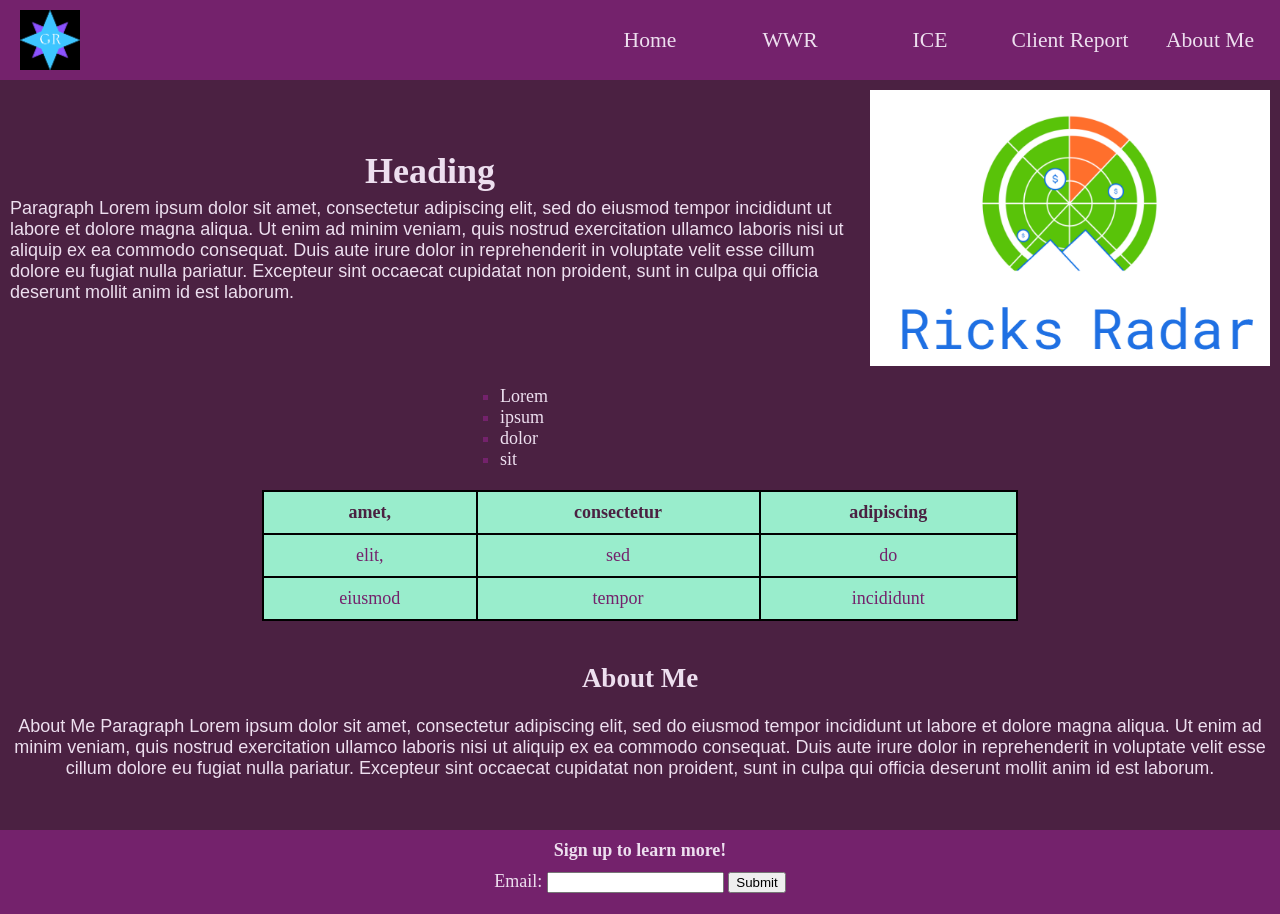
<file: docs/index.html>
<!DOCTYPE html>
<html lang="en">
<head>
    <meta charset="UTF-8">
    <meta name="viewport" content="width=device-width, initial-scale=1.0">
    <title>Portal Page</title>
        <link rel="stylesheet" href="styles/style.css">
</head>
<body>
    <header>
        <a href="index.html">
                <img class="logo" src="images/Logo.png" alt="GR Logo">
        </a>
        <nav>
            <a href="index.html">Home</a>
            <a href="/docs/wwr/index.html">WWR</a>
            <a href="ice.html">ICE</a>
            <a href="client_report.html">Client Report</a>
            <a href="index.html#about_me">About Me</a>
        </nav>
    </header>
    <main>
        <div class="row">
            <div class="text">
                <h1>Heading</h1>
                <p>Paragraph Lorem ipsum dolor sit amet, consectetur adipiscing elit, sed do eiusmod tempor incididunt ut labore et dolore magna aliqua. Ut enim ad minim veniam, quis nostrud exercitation ullamco laboris nisi ut aliquip ex ea commodo consequat. Duis aute irure dolor in reprehenderit in voluptate velit esse cillum dolore eu fugiat nulla pariatur. Excepteur sint occaecat cupidatat non proident, sunt in culpa qui officia deserunt mollit anim id est laborum.</p>
            </div>
            <img id="unrelated_pic" src="/docs/images/Veri-Logo.png">
        </div>
        <ul>
            <li>Lorem</li>
            <li>ipsum</li>
            <li>dolor</li>
            <li>sit</li>
        </ul>
        <table>
            <tr>
                <th>amet,</th>
                <th>consectetur</th>
                <th>adipiscing</th>
            </tr>
            <tr>
                <td>elit,</td>
                <td>sed</td>
                <td>do</td>
            </tr>
            <tr>
                <td>eiusmod</td>
                <td>tempor</td>
                <td>incididunt</td>
            </tr>
        </table>
        <div id="about_me">
            <h2>About Me</h2>
            <p>About Me Paragraph Lorem ipsum dolor sit amet, consectetur adipiscing elit, sed do eiusmod tempor incididunt ut labore et dolore magna aliqua. Ut enim ad minim veniam, quis nostrud exercitation ullamco laboris nisi ut aliquip ex ea commodo consequat. Duis aute irure dolor in reprehenderit in voluptate velit esse cillum dolore eu fugiat nulla pariatur. Excepteur sint occaecat cupidatat non proident, sunt in culpa qui officia deserunt mollit anim id est laborum.</p>
        </div>
    </main>
    <footer>
        <h4>Sign up to learn more!</h4>
        <form>
            <label for="email">Email:</label>
            <input type="text" id="email" name="email">
            <input type="submit" value="Submit">
            <br>
            <br>
        </form>
    </footer>
</body>
</html>
</file>
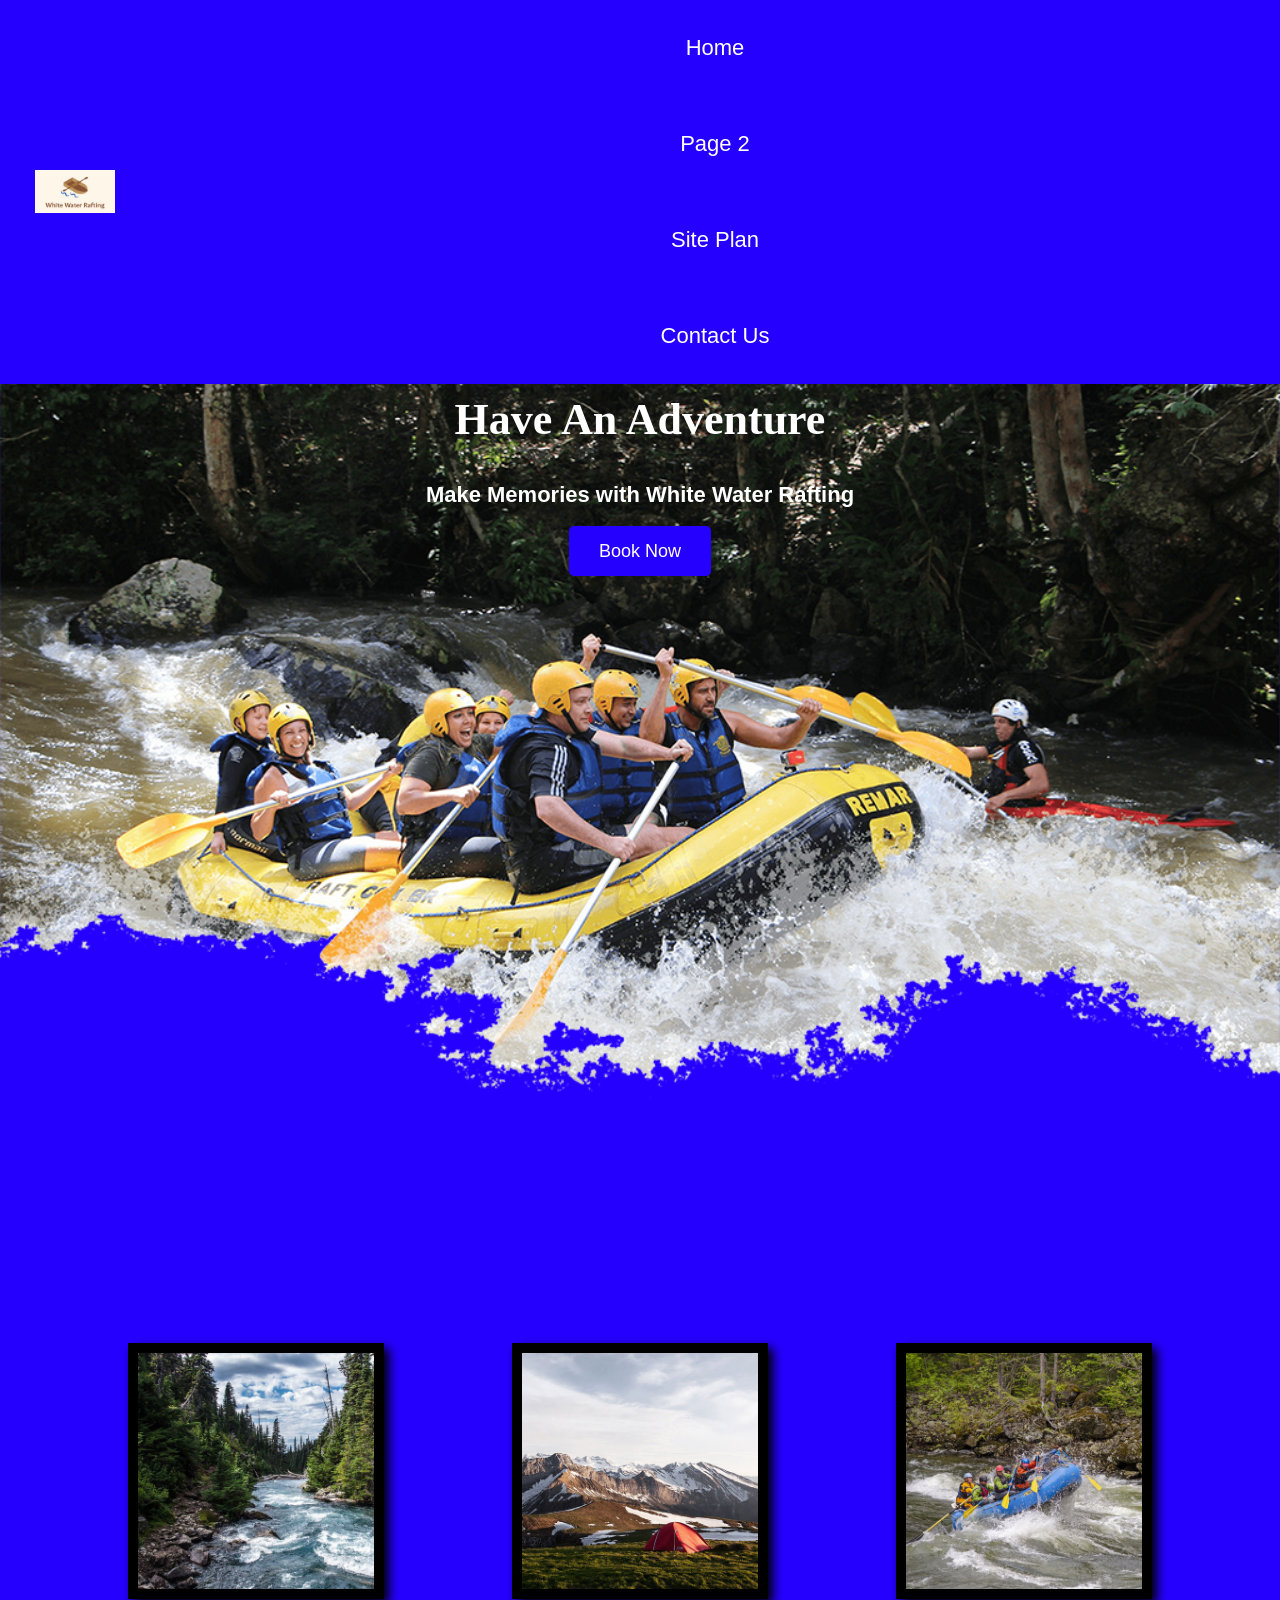
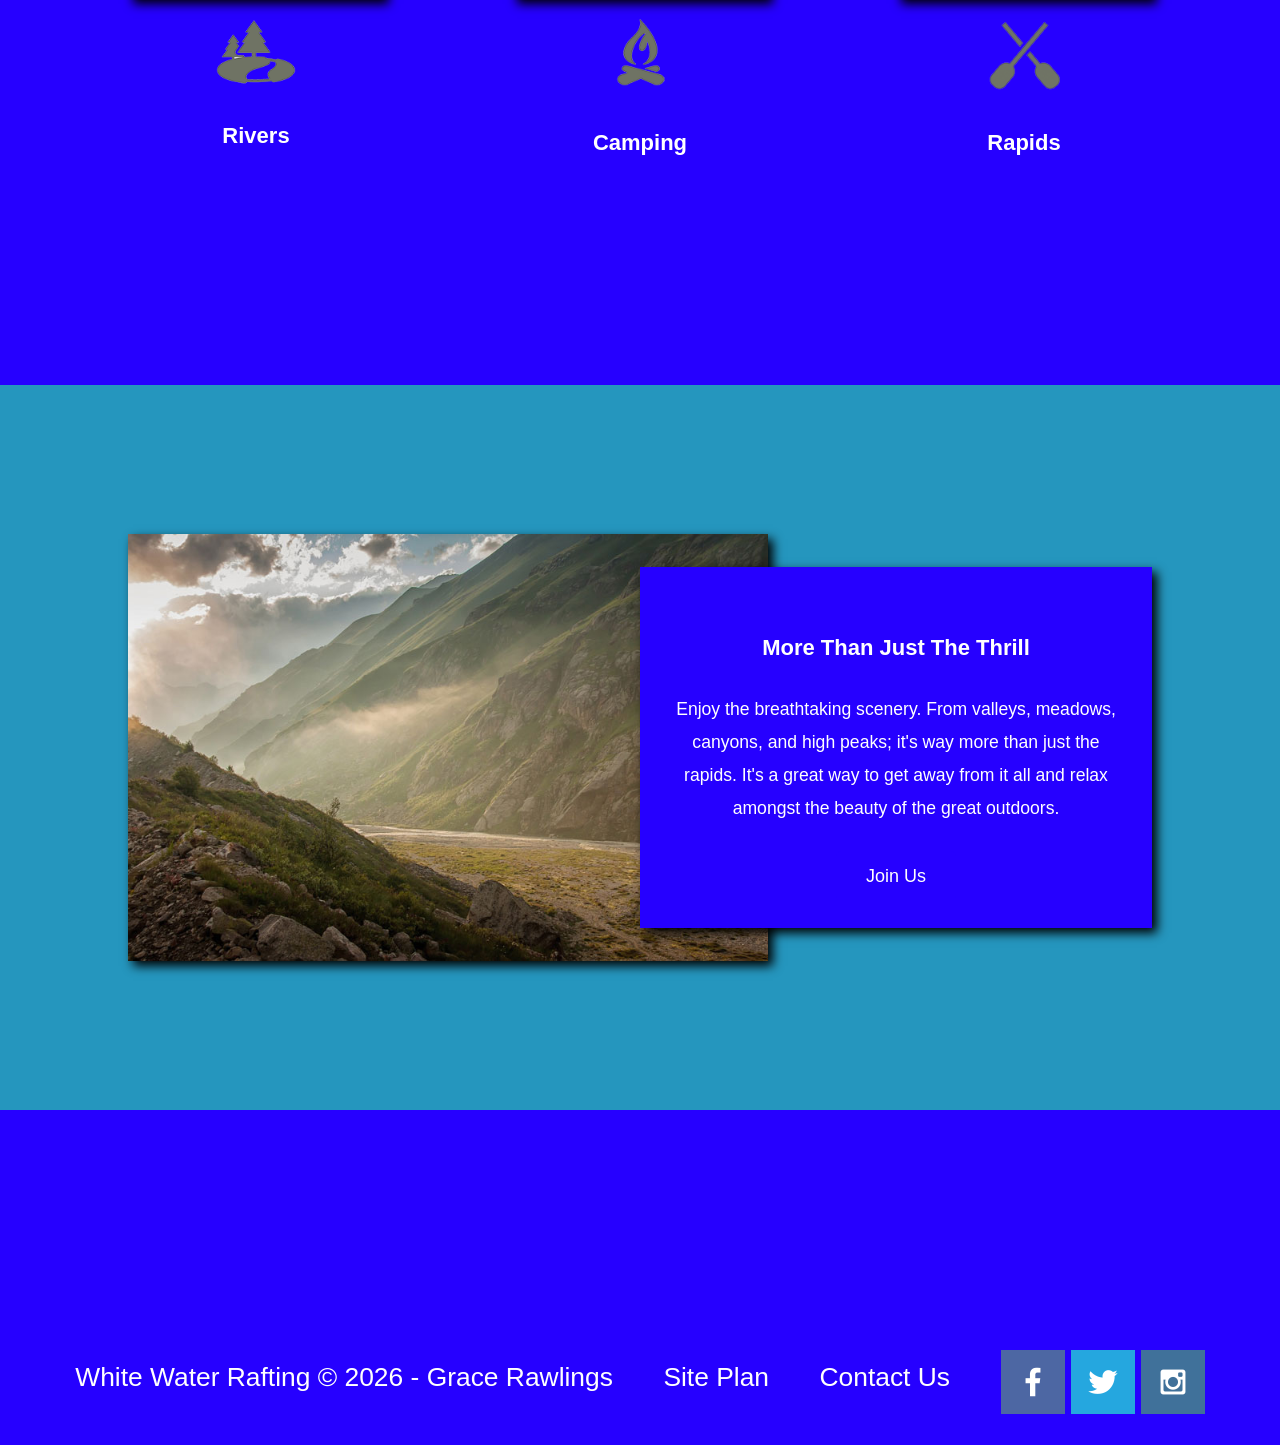
<file: docs/wwr/index.html>
<!DOCTYPE html>
<html lang="en">
<head>
    <meta charset="UTF-8">
    <meta name="viewport" content="width=device-width, initial-scale=1.0">
    <title>Whitewater Rafting | Home</title>
    <link rel="stylesheet" href="styles/style.css">
</head>
<body>
    <div id="content">
        <header>
            <a id="logo_link" href="index.html">
                <img class="logo" src="images/logo.jpg" alt="White Water Rafting Logo">
            </a>
            <nav>
                <a href="index.html">Home</a>
                <a href="#">Page 2</a>
                <a href="site-plan-rafting.html">Site Plan</a>
                <a href="contactus.html">Contact Us</a>
            </nav>
        </header>
        <div id="hero">
            <div id="hero-box">
                <img id="hero-img" src="images/hero.png" alt="People enjoying white water rafting">
            </div>
            <section id="hero-msg">
                <h1 class="home-title">Have An Adventure</h1>
                <h4>Make Memories with White Water Rafting</h4>
                <div class="button-box">
                    <a class="book" href="contactus.html">Book Now</a>
                </div>
            </section>
        </div>
        <main class="home-grid">
            <section class="rivers-card">
                <img class="card-img" src="images/rivers.jpg" alt="river in forest">
                <img class="icon" src="images/river_icon.png" alt="river icon">
                <h4>Rivers</h4>
            </section>
            <section class="camping-card">
                <img class="card-img" src="images/camping.jpg" alt="tent inmountains">
                <img class="icon" src="images/fire_icon.png" alt="fire icon">
                <h4>Camping</h4>
            </section>
            <section class="rapids-card">
                <img class="card-img" src="images/rapids.jpg" alt="rafting boat">
                <img class="icon" src="images/oars.png" alt="oars icon">
                <h4>Rapids</h4>
            </section>
            <div id="background"></div>
            <img class="mountains" src="images/mountains.jpg" alt="Misty mountains">
            <section class="msg">
                <h4>More Than Just The Thrill</h4>
                <p>Enjoy the breathtaking scenery. From valleys, meadows, canyons, and high peaks; it's way more than just the rapids. It's a great way to get away from it all and relax amongst the beauty of the great outdoors. </p>
                <a class="join" href="rivers.html">Join Us</a>
            </section>
        </main>
        <footer>
            <p>White Water Rafting &copy; 2026 - Grace Rawlings</p>
            <p><a href="site-plan-rafting.html">Site Plan</a></p>
            <p><a href="contactus.html">Contact Us</a></p>
            <div class="social">
                <a href="https://facebook.com" target="_blank">
                    <img src="images/facebook.png" alt="fb icon">
                </a>
                <a href="https://twitter.com" target="_blank">
                    <img src="images/twitter.png" alt="twitter icon">
                </a>
                <a href="https://instagram.com" target="_blank">
                    <img src="images/instagram.png" alt="instagram icon">
                </a>
            </div>
        </footer>
    </div>
</body>
</html>
</file>
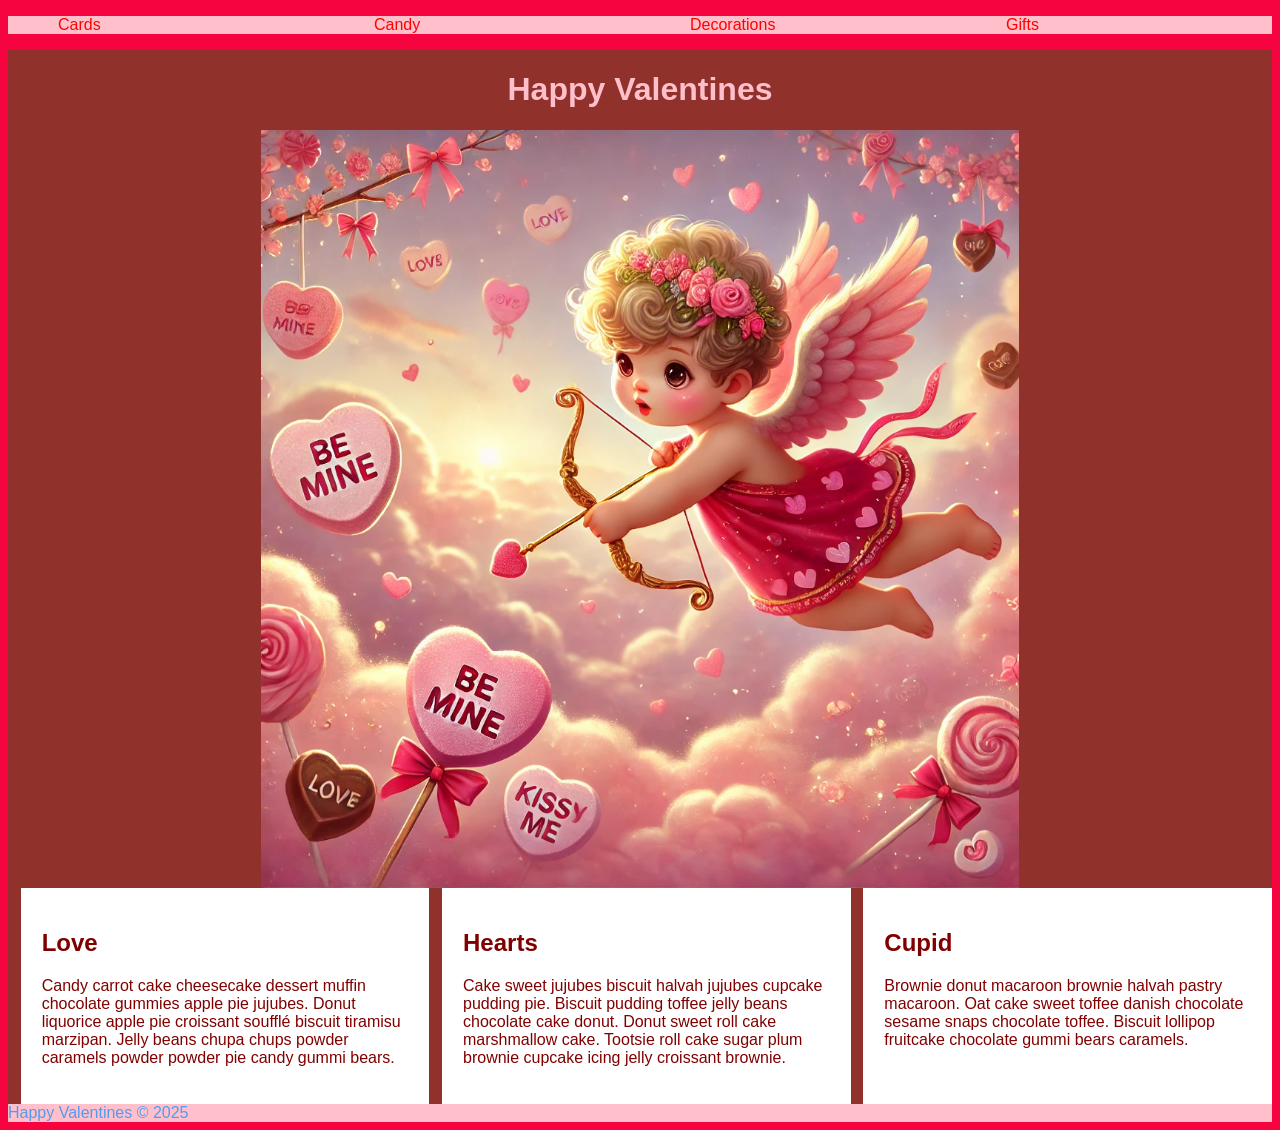
<file: docs/ice/valentines/index.html>
<!DOCTYPE html>
<html lang="en">

<head>
    <meta charset="UTF-8">
    <meta name="viewport" content="width=device-width, initial-scale=1.0">
    <title>Happy Valentines Page</title>
    <link rel="stylesheet" href="styles/styles.css">
</head>

<body>
    <div id="wrapper">
        <header>
            <nav>
                <ul>
                    <li>Cards</li>
                    <li>Candy</li>
                    <li>Decorations</li>
                    <li>Gifts</li>
                </ul>
            </nav>
        </header>
        <main>
            <h1>Happy Valentines</h1>
            <img src="images/valentines.png">
            <section>
                <h2>Love</h2>
                <p>Candy carrot cake cheesecake dessert muffin chocolate gummies apple
                    pie jujubes. Donut liquorice apple pie croissant soufflé biscuit
                    tiramisu marzipan. Jelly beans chupa chups powder caramels powder
                    powder pie candy gummi bears. </p>
            </section>
            <section>
                <h2>Hearts</h2>
                <p>Cake sweet jujubes biscuit halvah jujubes cupcake pudding pie. Biscuit
                    pudding toffee jelly beans chocolate cake donut. Donut sweet roll cake
                    marshmallow cake. Tootsie roll cake sugar plum brownie cupcake icing
                    jelly croissant brownie.</p>
            </section>
            <section>
                <h2>Cupid</h2>
                <p>Brownie donut macaroon brownie halvah pastry macaroon. Oat cake sweet
                    toffee danish chocolate sesame snaps chocolate toffee. Biscuit lollipop
                    fruitcake chocolate gummi bears caramels.</p>
            </section>
        </main>
        <footer>
            Happy Valentines &copy; 2025
        </footer>
    </div>
</body>

</html>
</file>
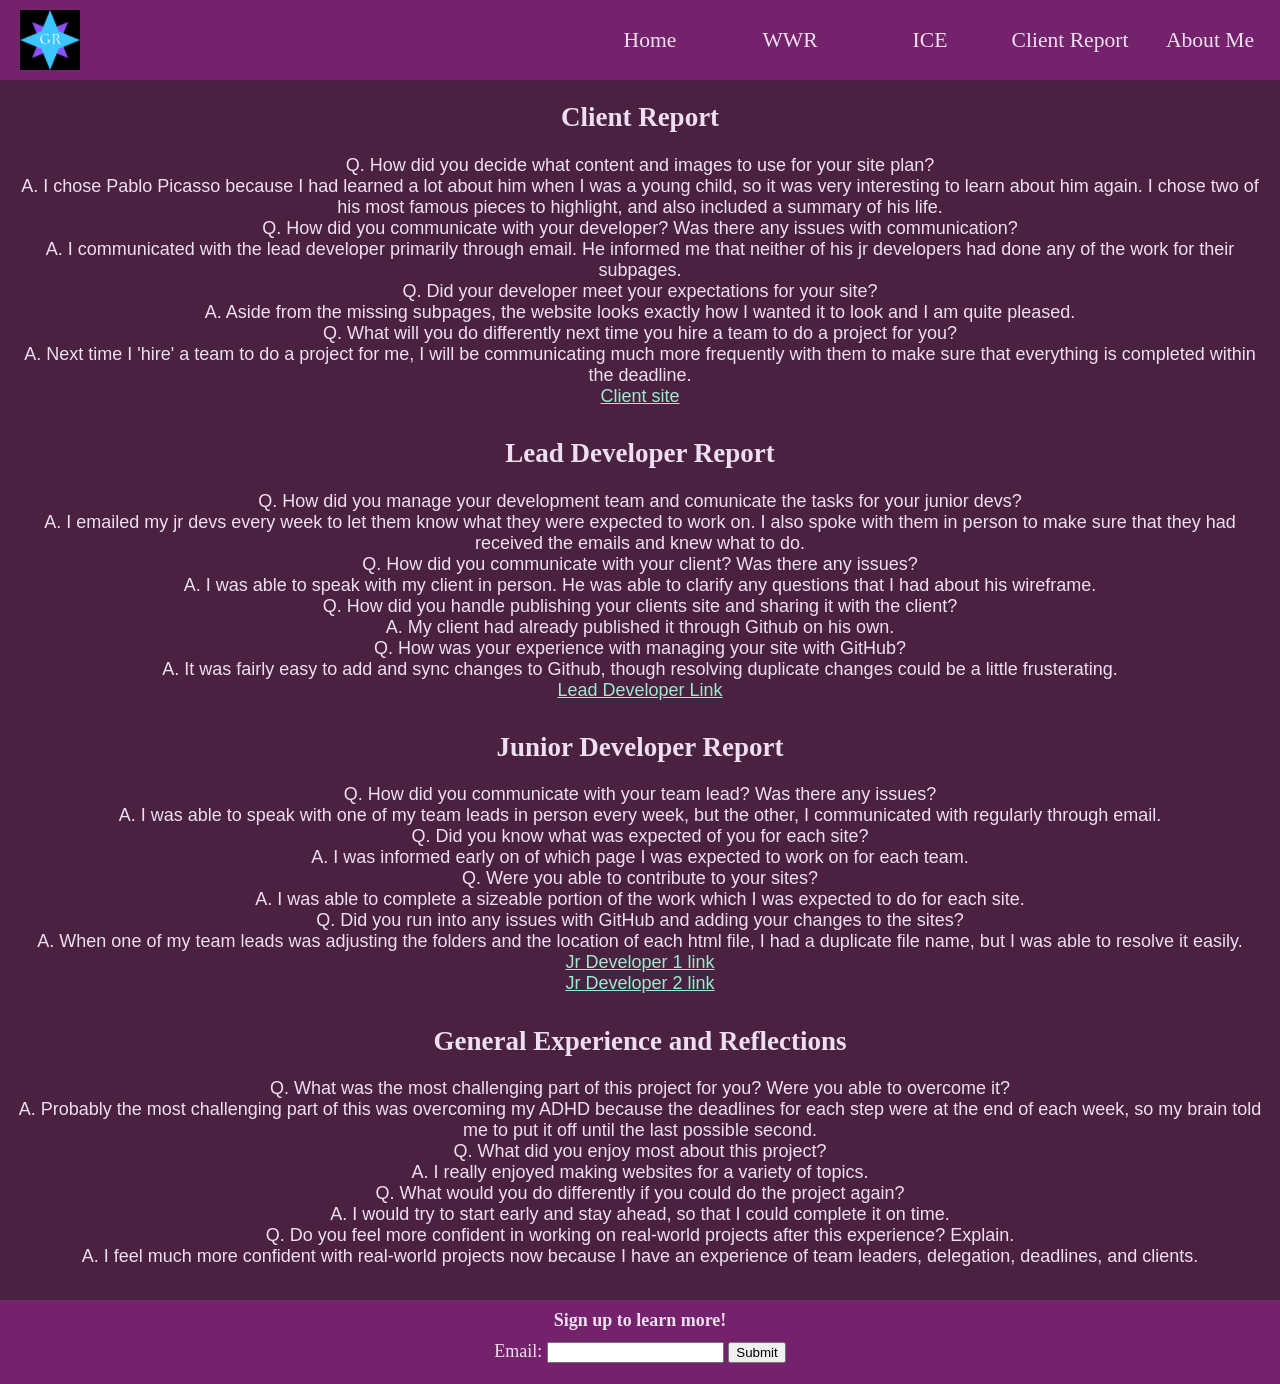
<file: docs/client_report.html>
<!DOCTYPE html>
<html lang="en">
<head>
    <meta charset="UTF-8">
    <meta name="viewport" content="width=device-width, initial-scale=1.0">
    <title>Portal Page</title>
        <link rel="stylesheet" href="styles/style.css">
</head>
<body>
    <header>
        <a href="index.html">
                <img class="logo" src="images/Logo.png" alt="GR Logo">
        </a>
        <nav>
            <a href="index.html">Home</a>
            <a href="/docs/wwr/index.html">WWR</a>
            <a href="ice.html">ICE</a>
            <a href="client_report.html">Client Report</a>
            <a href="index.html#about_me">About Me</a>
        </nav>
    </header>
    <main>
        <div class="reports">
            <div class="client">
                <h2>Client Report</h2>
                <p>
                    Q. How did you decide what content and images to use for your site plan?
                    <br>
                    A. I chose Pablo Picasso because I had learned a lot about him when I was a young child, so it was very interesting to learn about him again. I chose two of his most famous pieces to highlight, and also included a summary of his life. 
                    <br>
                    Q. How did you communicate with your developer? Was there any issues with communication?
                    <br>
                    A. I communicated with the lead developer primarily through email. He informed me that neither of his jr developers had done any of the work for their subpages.
                    <br>
                    Q. Did your developer meet your expectations for your site?
                    <br>
                    A. Aside from the missing subpages, the website looks exactly how I wanted it to look and I am quite pleased.
                    <br>
                    Q. What will you do differently next time you hire a team to do a project for you?
                    <br>
                    A. Next time I 'hire' a team to do a project for me, I will be communicating much more frequently with them to make sure that everything is completed within the deadline.
                    <br>
                    <a href="https://gfaceace.github.io/wdd130_Project/">Client site</a>
                </p>
            </div>
            <div class="lead">
                <h2>Lead Developer Report</h2>
                <p>
                    Q. How did you manage your development team and comunicate the tasks for your junior devs?
                    <br>
                    A. I emailed my jr devs every week to let them know what they were expected to work on. I also spoke with them in person to make sure that they had received the emails and knew what to do.
                    <br>
                    Q. How did you communicate with your client? Was there any issues?
                    <br>
                    A. I was able to speak with my client in person. He was able to clarify any questions that I had about his wireframe.
                    <br>
                    Q. How did you handle publishing your clients site and sharing it with the client?
                    <br>
                    A. My client had already published it through Github on his own.
                    <br>
                    Q. How was your experience with managing your site with GitHub?
                    <br>
                    A. It was fairly easy to add and sync changes to Github, though resolving duplicate changes could be a little frusterating.
                    <br>
                    <a href="https://Holdenhal.github.io/Game_Store_Burg">Lead Developer Link</a>
                </p>
            </div>
            <div class="jr">
                <h2>Junior Developer Report</h2>
                <p>
                    Q. How did you communicate with your team lead? Was there any issues?
                    <br>
                    A. I was able to speak with one of my team leads in person every week, but the other, I communicated with regularly through email.
                    <br>
                    Q. Did you know what was expected of you for each site?
                    <br>
                    A. I was informed early on of which page I was expected to work on for each team.
                    <br>
                    Q. Were you able to contribute to your sites?
                    <br>
                    A. I was able to complete a sizeable portion of the work which I was expected to do for each site.
                    <br>
                    Q. Did you run into any issues with GitHub and adding your changes to the sites?
                    <br>
                    A. When one of my team leads was adjusting the folders and the location of each html file, I had a duplicate file name, but I was able to resolve it easily.
                    <br>
                    <a href="https://hamysans.github.io/Vertical-Transport-Chamber-WDD130Project">Jr Developer 1 link</a>
                    <br>
                    <a href="https://jake16powell-glitch.github.io/wdd130_Project_Jake_Powell">Jr Developer 2 link</a>
                    <br>
                </p>
            </div>
            <div class="exp">
                <h2>General Experience and Reflections</h2>
                <p>
                    Q. What was the most challenging part of this project for you? Were you able to overcome it?
                    <br>
                    A. Probably the most challenging part of this was overcoming my ADHD because the deadlines for each step were at the end of each week, so my brain told me to put it off until the last possible second.
                    <br>
                    Q. What did you enjoy most about this project?
                    <br>
                    A. I really enjoyed making websites for a variety of topics.
                    <br>
                    Q. What would you do differently if you could do the project again?
                    <br>
                    A. I would try to start early and stay ahead, so that I could complete it on time.
                    <br>
                    Q. Do you feel more confident in working on real-world projects after this experience? Explain.
                    <br>
                    A. I feel much more confident with real-world projects now because I have an experience of team leaders, delegation, deadlines, and clients.
                    <br>
                </p>
            </div>
        </div>
    </main>
    <footer>
        <h4>Sign up to learn more!</h4>
        <form>
            <label for="email">Email:</label>
            <input type="text" id="email" name="email">
            <input type="submit" value="Submit">
            <br>
            <br>
        </form>
    </footer>
</body>
</html>
</file>
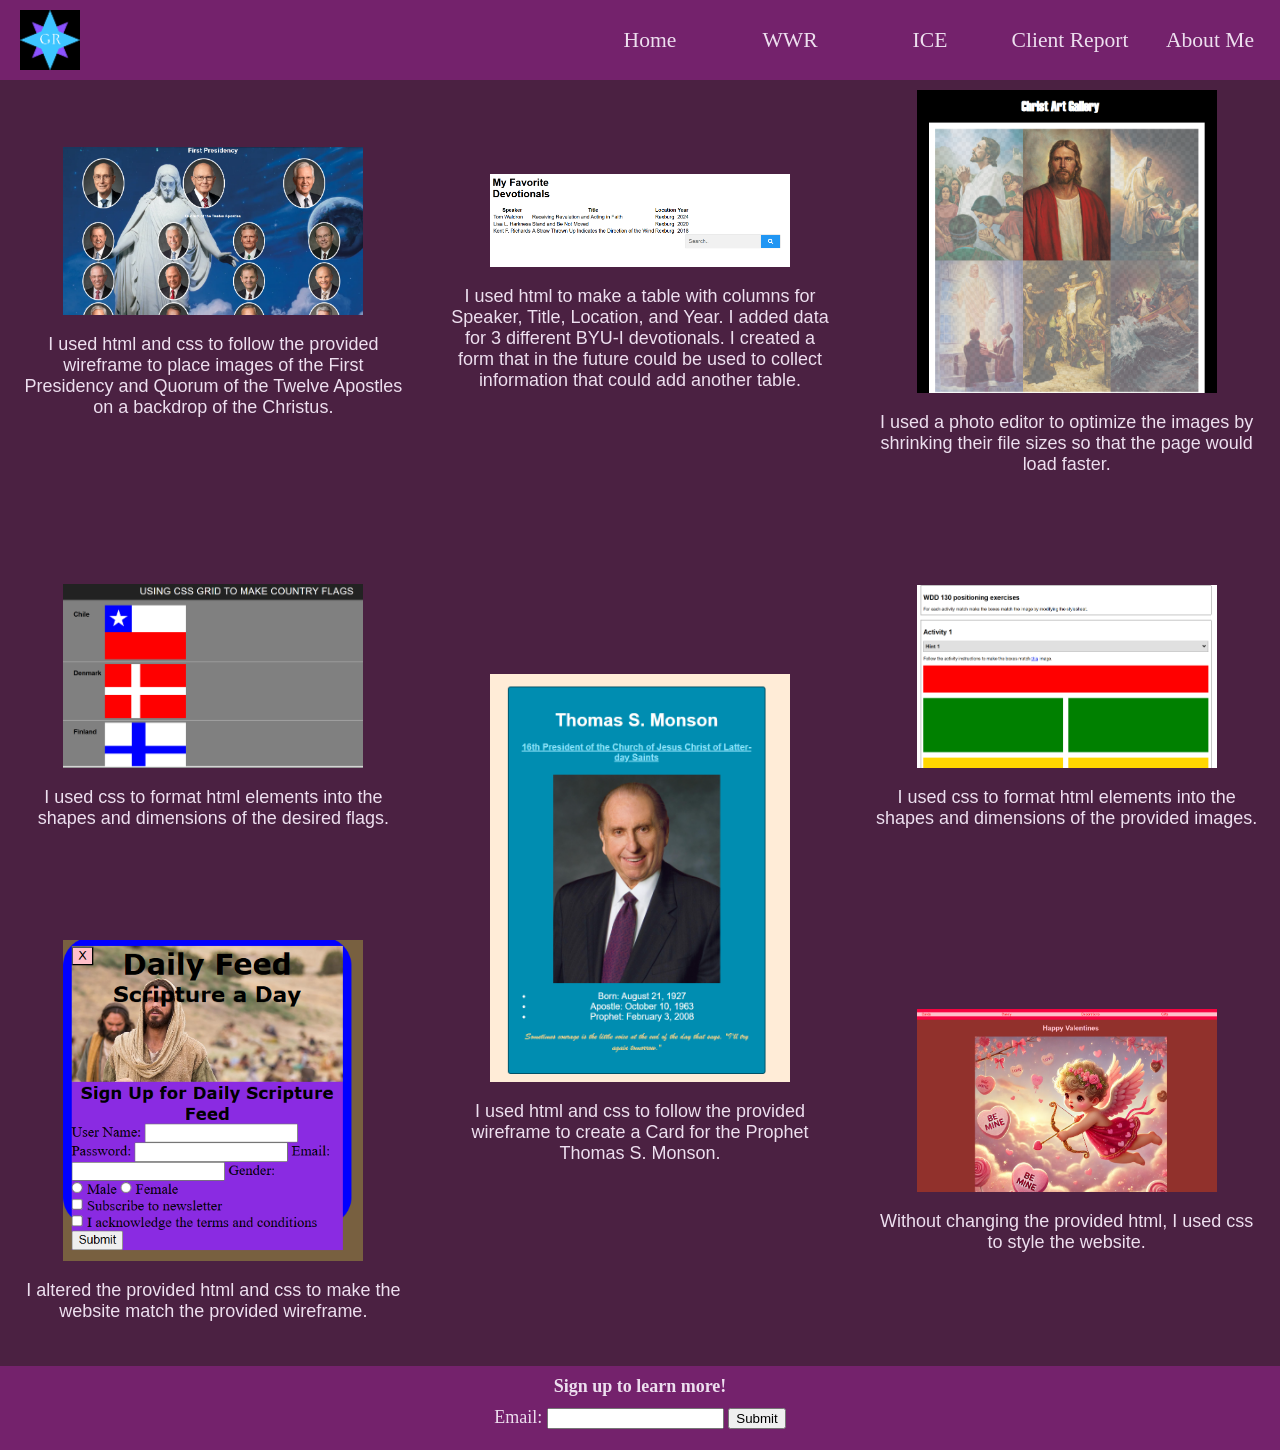
<file: docs/ice.html>
<!DOCTYPE html>
<html lang="en">
<head>
    <meta charset="UTF-8">
    <meta name="viewport" content="width=device-width, initial-scale=1.0">
    <title>Portal Page</title>
        <link rel="stylesheet" href="styles/style.css">
</head>
<body>
    <header>
        <a href="index.html">
                <img class="logo" src="images/Logo.png" alt="GR Logo">
        </a>
        <nav>
            <a href="index.html">Home</a>
            <a href="/docs/wwr/index.html">WWR</a>
            <a href="ice.html">ICE</a>
            <a href="client_report.html">Client Report</a>
            <a href="index.html#about_me">About Me</a>
        </nav>
    </header>
    <main>
        <div class="content">
            <div class="ice1">
                <a href="ice/apostle_spotlight/apostles.html" target="_blank"><img src="images/Screenshot 2026-04-08 154809.png" width="300"></a>
                <p>I used html and css to follow the provided wireframe to place images of the First Presidency and Quorum of the Twelve Apostles on a backdrop of the Christus.</p>
            </div>
            <div class="ice2">
                <a href="ice/favorite_devo/favdevo.html" target="_blank"><img src="images/Screenshot 2026-04-08 154840.png" width="300"></a>
                <p>I used html to make a table with columns for Speaker, Title, Location, and Year. I added data for 3 different BYU-I devotionals. I created a form that in the future could be used to collect information that could add another table.</p>
            </div>
            <div class="ice3">
                <a href="ice/gallery/gallery.html" target="_blank"><img src="images/Screenshot 2026-04-08 154909.png" width="300"></a>
                <p>I used a photo editor to optimize the images by shrinking their file sizes so that the page would load faster.</p>
            </div>
            <div class="ice4">
                <a href="ice/grid_flags/flags.html" target="_blank"><img src="images/Screenshot 2026-04-08 154930.png" width="300"></a>
                <p>I used css to format html elements into the shapes and dimensions of the desired flags.</p>
            </div>
            <div class="ice5">
                <a href="ice/prophet_cards/monson.html" target="_blank"><img src="images/Screenshot 2026-04-08 155029.png" width="300"></a>
                <p>I used html and css to follow the provided wireframe to create a Card for the Prophet Thomas S. Monson.</p>
            </div>
            <div class="ice6">
                <a href="ice/positioning/positioning.html" target="_blank"><img src="images/Screenshot 2026-04-08 155012.png" width="300"></a>
                <p>I used css to format html elements into the shapes and dimensions of the provided images.</p>
            </div>
            <div class="ice7">
                <a href="ice/signup/signup.html" target="_blank"><img src="images/Screenshot 2026-04-08 155046.png" width="300"></a>
                <p>I altered the provided html and css to make the website match the provided wireframe.</p>
            </div>
            <div class="ice8">
                <a href="ice/valentines/index.html" target="_blank"><img src="images/Screenshot 2026-04-08 155109.png" width="300"></a>
                <p>Without changing the provided html, I used css to style the website.</p>
            </div>
        </div>
    </main>
    <footer>
        <h4>Sign up to learn more!</h4>
        <form>
            <label for="email">Email:</label>
            <input type="text" id="email" name="email">
            <input type="submit" value="Submit">
            <br>
            <br>
        </form>
    </footer>
</body>
</html>
</file>
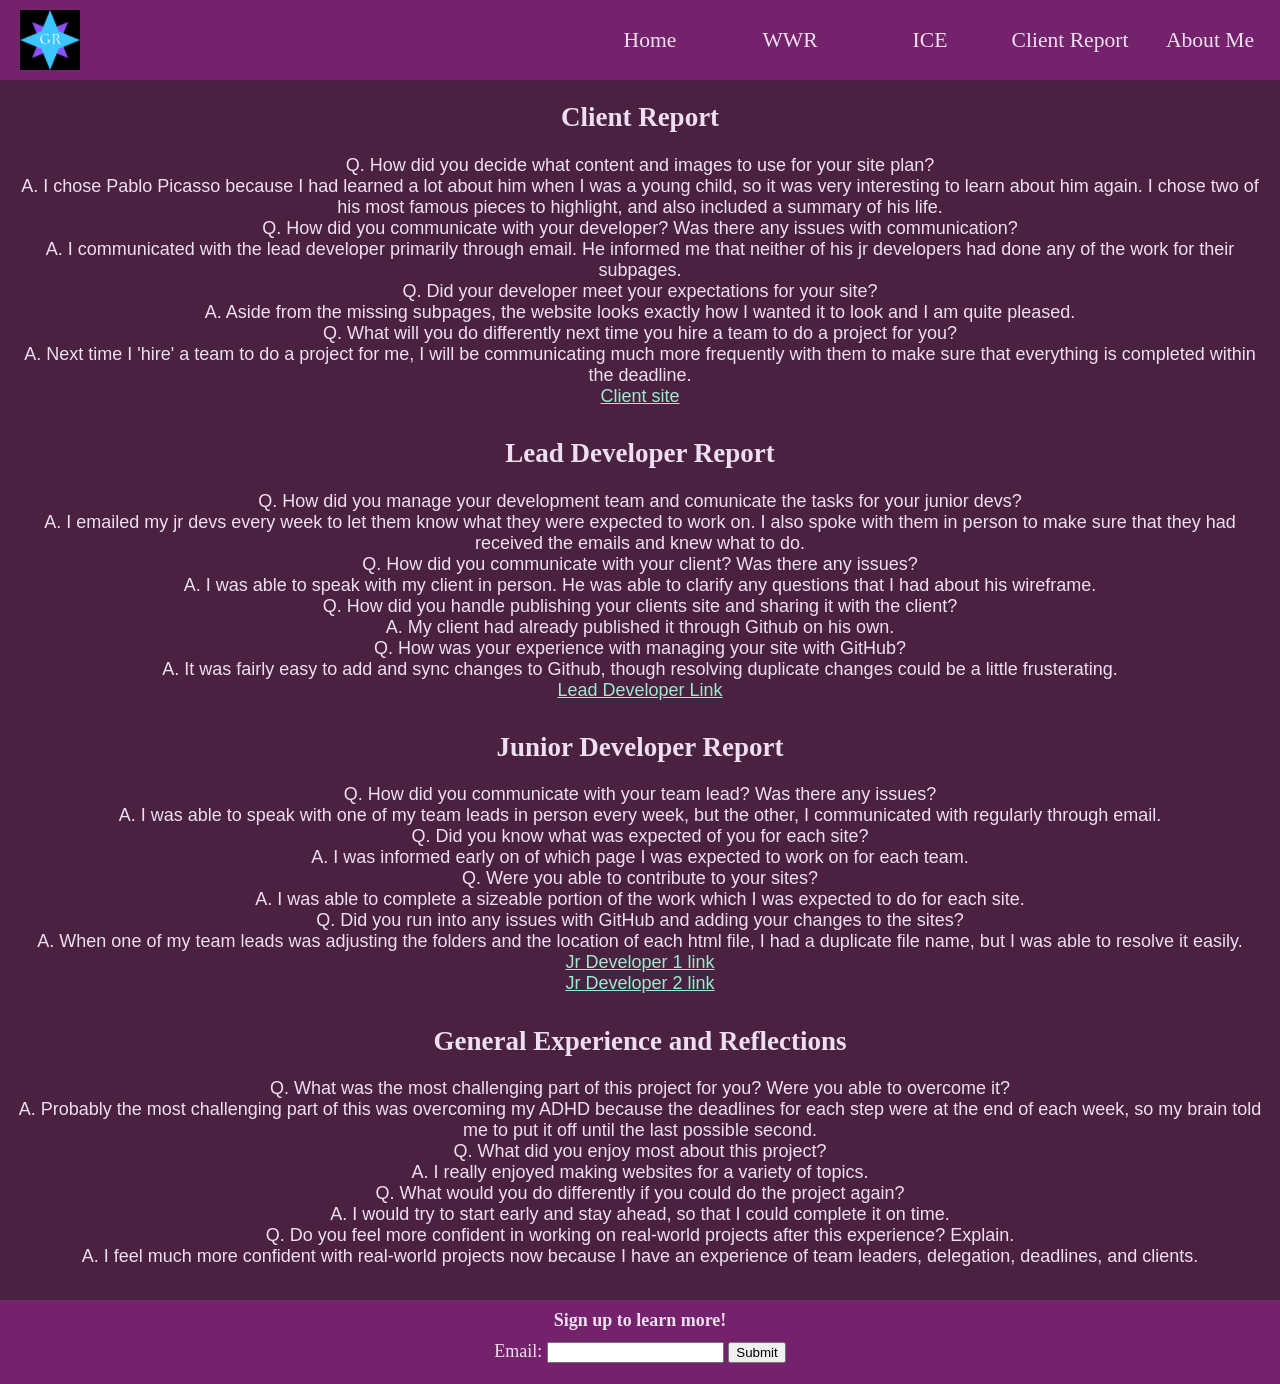
<file: wdd130/client_report.html>
<!DOCTYPE html>
<html lang="en">
<head>
    <meta charset="UTF-8">
    <meta name="viewport" content="width=device-width, initial-scale=1.0">
    <title>Portal Page</title>
        <link rel="stylesheet" href="styles/style.css">
</head>
<body>
    <header>
        <a href="index.html">
                <img class="logo" src="images/Logo.png" alt="GR Logo">
        </a>
        <nav>
            <a href="index.html">Home</a>
            <a href="/wwr/index.html">WWR</a>
            <a href="ice.html">ICE</a>
            <a href="client_report.html">Client Report</a>
            <a href="index.html#about_me">About Me</a>
        </nav>
    </header>
    <main>
        <div class="reports">
            <div class="client">
                <h2>Client Report</h2>
                <p>
                    Q. How did you decide what content and images to use for your site plan?
                    <br>
                    A. I chose Pablo Picasso because I had learned a lot about him when I was a young child, so it was very interesting to learn about him again. I chose two of his most famous pieces to highlight, and also included a summary of his life. 
                    <br>
                    Q. How did you communicate with your developer? Was there any issues with communication?
                    <br>
                    A. I communicated with the lead developer primarily through email. He informed me that neither of his jr developers had done any of the work for their subpages.
                    <br>
                    Q. Did your developer meet your expectations for your site?
                    <br>
                    A. Aside from the missing subpages, the website looks exactly how I wanted it to look and I am quite pleased.
                    <br>
                    Q. What will you do differently next time you hire a team to do a project for you?
                    <br>
                    A. Next time I 'hire' a team to do a project for me, I will be communicating much more frequently with them to make sure that everything is completed within the deadline.
                    <br>
                    <a href="https://gfaceace.github.io/wdd130_Project/">Client site</a>
                </p>
            </div>
            <div class="lead">
                <h2>Lead Developer Report</h2>
                <p>
                    Q. How did you manage your development team and comunicate the tasks for your junior devs?
                    <br>
                    A. I emailed my jr devs every week to let them know what they were expected to work on. I also spoke with them in person to make sure that they had received the emails and knew what to do.
                    <br>
                    Q. How did you communicate with your client? Was there any issues?
                    <br>
                    A. I was able to speak with my client in person. He was able to clarify any questions that I had about his wireframe.
                    <br>
                    Q. How did you handle publishing your clients site and sharing it with the client?
                    <br>
                    A. My client had already published it through Github on his own.
                    <br>
                    Q. How was your experience with managing your site with GitHub?
                    <br>
                    A. It was fairly easy to add and sync changes to Github, though resolving duplicate changes could be a little frusterating.
                    <br>
                    <a href="https://Holdenhal.github.io/Game_Store_Burg">Lead Developer Link</a>
                </p>
            </div>
            <div class="jr">
                <h2>Junior Developer Report</h2>
                <p>
                    Q. How did you communicate with your team lead? Was there any issues?
                    <br>
                    A. I was able to speak with one of my team leads in person every week, but the other, I communicated with regularly through email.
                    <br>
                    Q. Did you know what was expected of you for each site?
                    <br>
                    A. I was informed early on of which page I was expected to work on for each team.
                    <br>
                    Q. Were you able to contribute to your sites?
                    <br>
                    A. I was able to complete a sizeable portion of the work which I was expected to do for each site.
                    <br>
                    Q. Did you run into any issues with GitHub and adding your changes to the sites?
                    <br>
                    A. When one of my team leads was adjusting the folders and the location of each html file, I had a duplicate file name, but I was able to resolve it easily.
                    <br>
                    <a href="https://hamysans.github.io/Vertical-Transport-Chamber-WDD130Project">Jr Developer 1 link</a>
                    <br>
                    <a href="https://jake16powell-glitch.github.io/wdd130_Project_Jake_Powell">Jr Developer 2 link</a>
                    <br>
                </p>
            </div>
            <div class="exp">
                <h2>General Experience and Reflections</h2>
                <p>
                    Q. What was the most challenging part of this project for you? Were you able to overcome it?
                    <br>
                    A. Probably the most challenging part of this was overcoming my ADHD because the deadlines for each step were at the end of each week, so my brain told me to put it off until the last possible second.
                    <br>
                    Q. What did you enjoy most about this project?
                    <br>
                    A. I really enjoyed making websites for a variety of topics.
                    <br>
                    Q. What would you do differently if you could do the project again?
                    <br>
                    A. I would try to start early and stay ahead, so that I could complete it on time.
                    <br>
                    Q. Do you feel more confident in working on real-world projects after this experience? Explain.
                    <br>
                    A. I feel much more confident with real-world projects now because I have an experience of team leaders, delegation, deadlines, and clients.
                    <br>
                </p>
            </div>
        </div>
    </main>
    <footer>
        <h4>Sign up to learn more!</h4>
        <form>
            <label for="email">Email:</label>
            <input type="text" id="email" name="email">
            <input type="submit" value="Submit">
            <br>
            <br>
        </form>
    </footer>
</body>
</html>
</file>
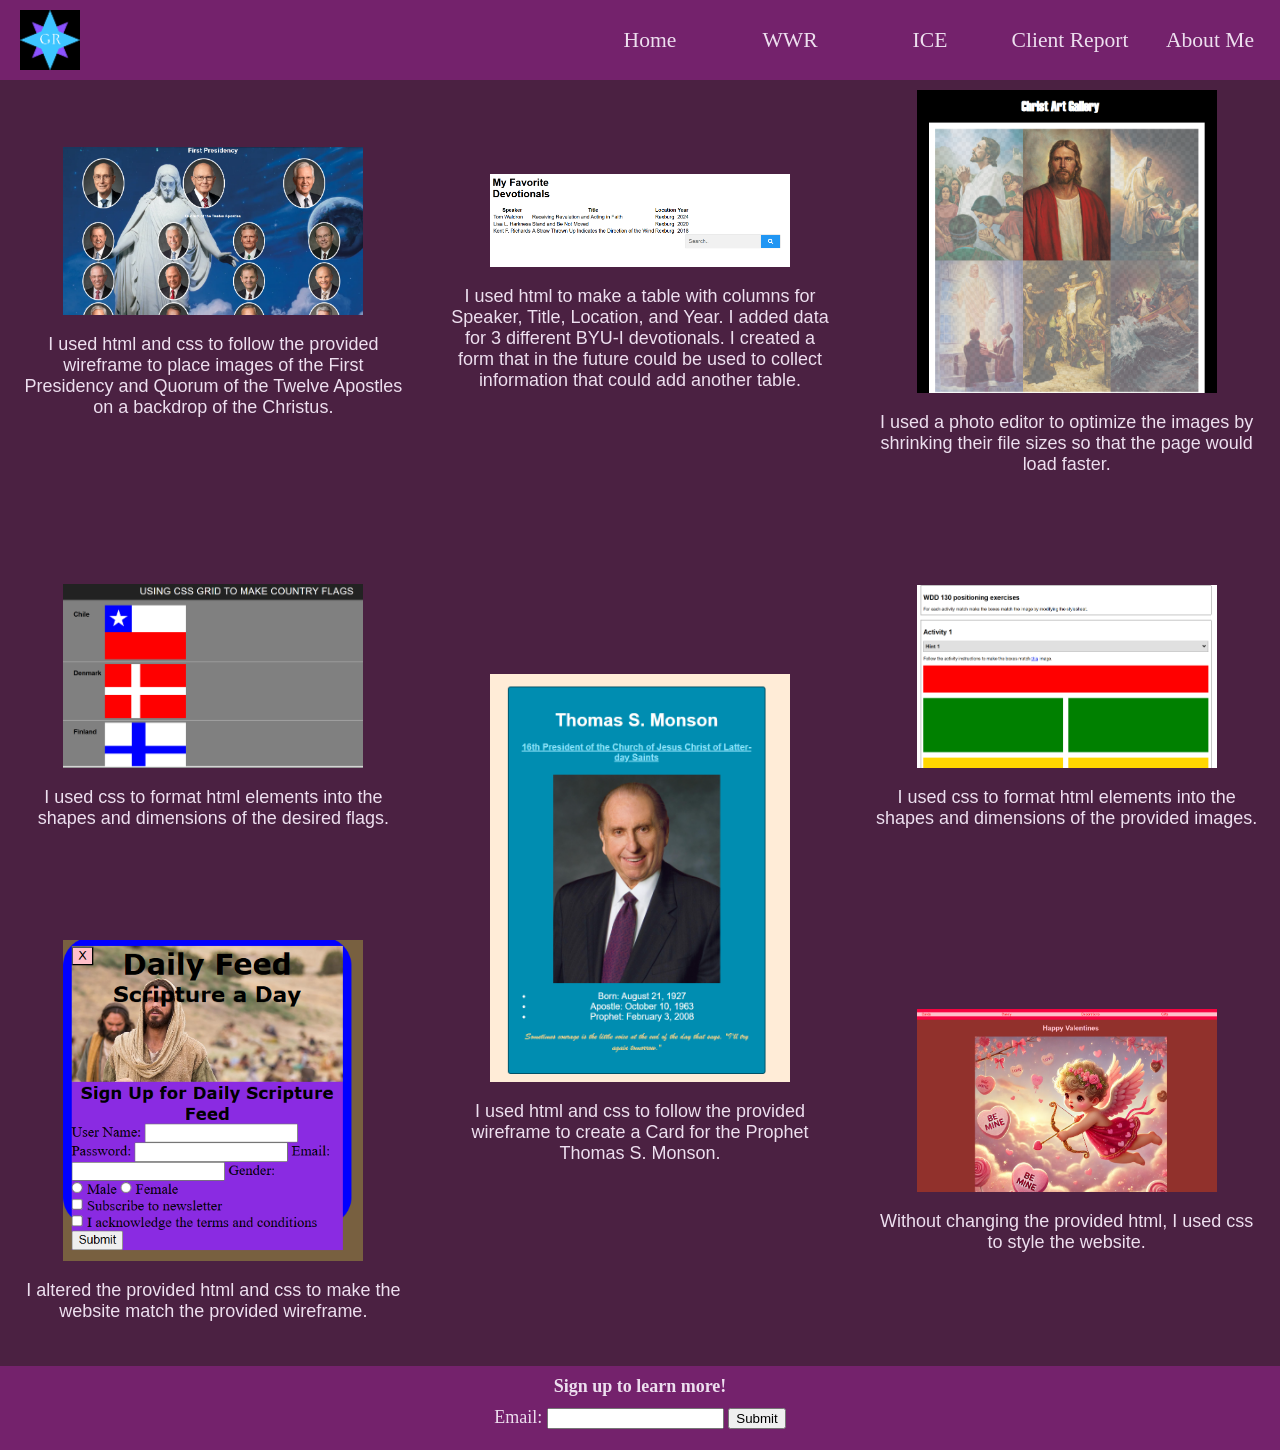
<file: wdd130/ice.html>
<!DOCTYPE html>
<html lang="en">
<head>
    <meta charset="UTF-8">
    <meta name="viewport" content="width=device-width, initial-scale=1.0">
    <title>Portal Page</title>
        <link rel="stylesheet" href="styles/style.css">
</head>
<body>
    <header>
        <a href="index.html">
                <img class="logo" src="images/Logo.png" alt="GR Logo">
        </a>
        <nav>
            <a href="index.html">Home</a>
            <a href="/wwr/index.html">WWR</a>
            <a href="ice.html">ICE</a>
            <a href="client_report.html">Client Report</a>
            <a href="index.html#about_me">About Me</a>
        </nav>
    </header>
    <main>
        <div class="content">
            <div class="ice1">
                <a href="ice/apostle_spotlight/apostles.html" target="_blank"><img src="images/Screenshot 2026-04-08 154809.png" width="300"></a>
                <p>I used html and css to follow the provided wireframe to place images of the First Presidency and Quorum of the Twelve Apostles on a backdrop of the Christus.</p>
            </div>
            <div class="ice2">
                <a href="ice/favorite_devo/favdevo.html" target="_blank"><img src="images/Screenshot 2026-04-08 154840.png" width="300"></a>
                <p>I used html to make a table with columns for Speaker, Title, Location, and Year. I added data for 3 different BYU-I devotionals. I created a form that in the future could be used to collect information that could add another table.</p>
            </div>
            <div class="ice3">
                <a href="ice/gallery/gallery.html" target="_blank"><img src="images/Screenshot 2026-04-08 154909.png" width="300"></a>
                <p>I used a photo editor to optimize the images by shrinking their file sizes so that the page would load faster.</p>
            </div>
            <div class="ice4">
                <a href="ice/grid_flags/flags.html" target="_blank"><img src="images/Screenshot 2026-04-08 154930.png" width="300"></a>
                <p>I used css to format html elements into the shapes and dimensions of the desired flags.</p>
            </div>
            <div class="ice5">
                <a href="ice/prophet_cards/monson.html" target="_blank"><img src="images/Screenshot 2026-04-08 155029.png" width="300"></a>
                <p>I used html and css to follow the provided wireframe to create a Card for the Prophet Thomas S. Monson.</p>
            </div>
            <div class="ice6">
                <a href="ice/positioning/positioning.html" target="_blank"><img src="images/Screenshot 2026-04-08 155012.png" width="300"></a>
                <p>I used css to format html elements into the shapes and dimensions of the provided images.</p>
            </div>
            <div class="ice7">
                <a href="ice/signup/signup.html" target="_blank"><img src="images/Screenshot 2026-04-08 155046.png" width="300"></a>
                <p>I altered the provided html and css to make the website match the provided wireframe.</p>
            </div>
            <div class="ice8">
                <a href="ice/valentines/index.html" target="_blank"><img src="images/Screenshot 2026-04-08 155109.png" width="300"></a>
                <p>Without changing the provided html, I used css to style the website.</p>
            </div>
        </div>
    </main>
    <footer>
        <h4>Sign up to learn more!</h4>
        <form>
            <label for="email">Email:</label>
            <input type="text" id="email" name="email">
            <input type="submit" value="Submit">
            <br>
            <br>
        </form>
    </footer>
</body>
</html>
</file>
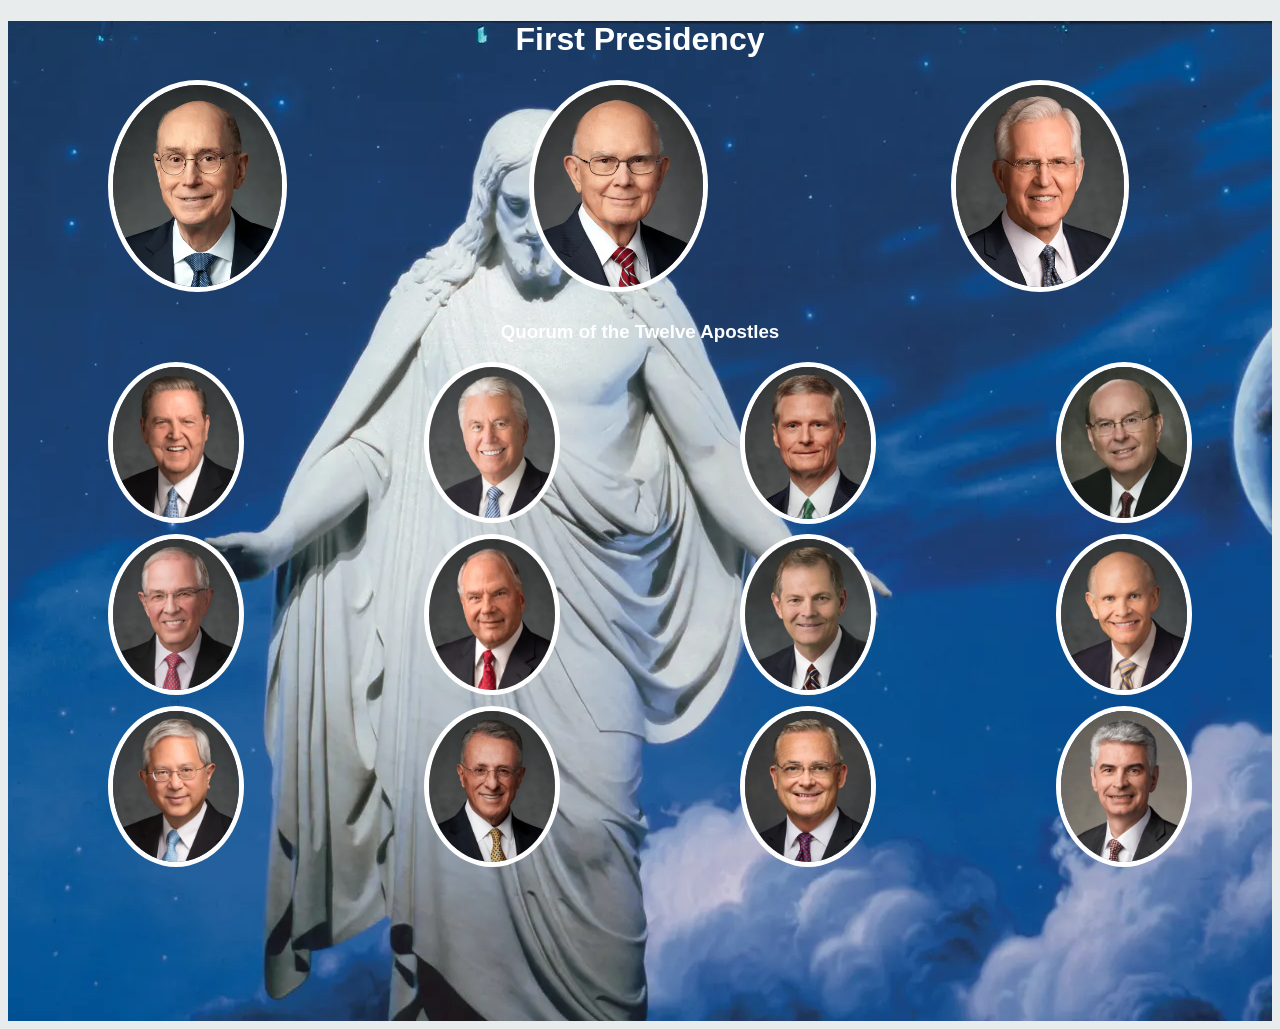
<file: docs/ice/apostle_spotlight/apostles.html>
<!DOCTYPE html>
<html lang="en">
<head>
    <meta charset="UTF-8">
    <meta name="viewport" content="width=device-width, initial-scale=1.0">
    <title>Apostles Spotlights</title>
    <style>
        /* Insert styles here */
        /* body #e8eced
        text-family: arial 
        grid 
        background for card is christus */
    </style>
    <link rel="stylesheet" href="style.css">
</head>
<body>
    <!-- Insert HTML elements here -->
     <!-- 
    div class="card"
        div FirstPres - title, pictures
        div apostles - title, pictures
    -->
    <div class="card">
        <div>
            <div>
                <h1>First Presidency</h1>
            </div>
            <div id="first_pres_grid">
                <img src="images/eyring.webp" alt="Picture of Henry B. Eyring">
                <img class="pres" src="images/oaks.webp" alt="Picture of Dallin H. Oaks">
                <img src="images/christofferson.webp" alt="Picture of D. Todd Christofferson">
            </div>
        </div>
        <div>
            <div>
                <h3>Quorum of the Twelve Apostles</h3>
            </div>
            <div id="apostles_grid">
                <img src="images/holland.webp" alt="Picture of Jeffrey R. Holland">
                <img src="images/uchtdorf.webp" alt="Picture of Dieter F. Uchtdorf">
                <img src="images/bednar.webp" alt="Picture of David A. Bednar">
                <img src="images/cook.webp" alt="Picture of Quentin L. Cook">
                <img src="images/anderson.webp" alt="Picture of Neil L. Anderson">
                <img src="images/rasband.webp" alt="Picture of Ronald A. Rasband">
                <img src="images/stevenson.webp" alt="Picture of Gary E. Stevenson">
                <img src="images/renlund.webp" alt="Picture of Dale G. Renlund">
                <img src="images/gong.webp" alt="Picture of Gerrit W. Gong">
                <img src="images/soares.webp" alt="Picture of Ulisses Soares">
                <img src="images/kearon.webp" alt="Picture of Patrick Kearon">
                <img src="images/causse.webp" alt="Picture of Gérald Caussé">
            </div>
        </div>
    </div>
</body>
</html>
</file>
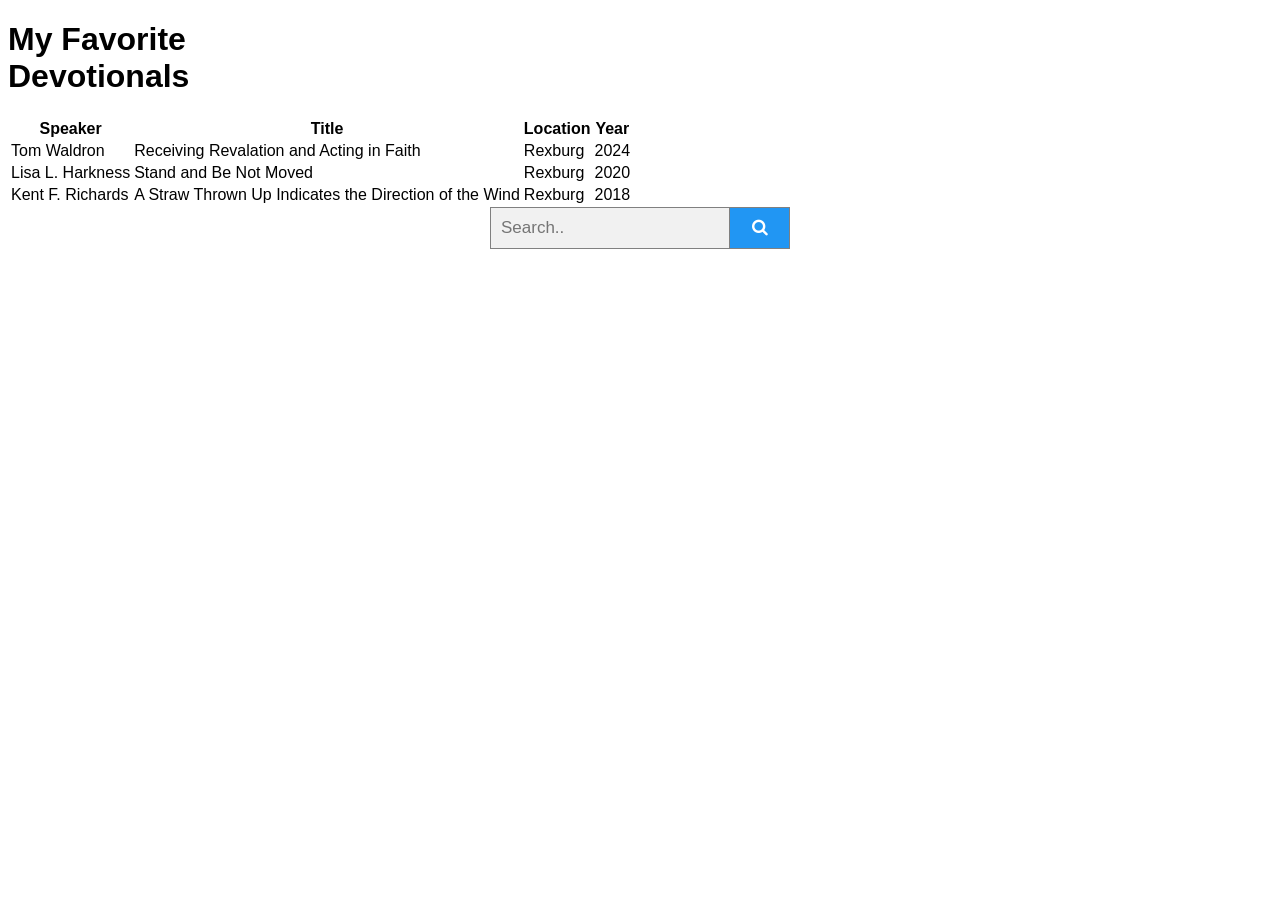
<file: docs/ice/favorite_devo/favdevo.html>
<!--
Author: Rawlings
Class: WDD 130
Copyright/Date: 9 Feb 2026
Source/Work Cited: 
https://alveyworld.github.io/wdd130/activities/week06/ice-favorite_devo.html
https://www.w3schools.com/howto/tryit.asp?filename=tryhow_css_search_button
-->

<!DOCTYPE html>
<html lang="en">
<head>
  <meta charset="UTF-8" />
  <meta name="viewport" content="width=device-width, initial-scale=1.0"/>
  <title>My Favorite Devotionals</title>
  <link rel="stylesheet" href="https://cdnjs.cloudflare.com/ajax/libs/font-awesome/4.7.0/css/font-awesome.min.css">
  <style>
  body {
    font-family: Arial;
  }

  * {
    box-sizing: border-box;
  }

  form.example input[type=text] {
    padding: 10px;
    font-size: 17px;
    border: 1px solid grey;
    float: left;
    width: 80%;
    background: #f1f1f1;
  }

  form.example button {
    float: left;
    width: 20%;
    padding: 10px;
    background: #2196F3;
    color: white;
    font-size: 17px;
    border: 1px solid grey;
    border-left: none;
    cursor: pointer;
  }

  form.example button:hover {
    background: #0b7dda;
  }

  form.example::after {
    content: "";
    clear: both;
    display: table;
  }
  </style>
</head>
<body>
  <div class="container">
    <header class="header">
      <div class="header-image">
        <h1>My Favorite<br>Devotionals</h1>
      </div>
    </header>
    <main>
      <div class="content-box">
        <!-- Add your devotional content here -->        
        <!--Table of Favorites 
          Create a table with 4 columns 
          In the main section add to the div with the class name content-box. Write the html code for a table with 4 columns for Speaker, Title, Location, and Year. Add 3 rows and include appropriate information about your favorite devotional.-->
        <table>
          <tr>
            <th>Speaker</th>
            <th>Title</th>
            <th>Location</th>
            <th>Year</th>
          </tr>
          <tr>
            <td>Tom Waldron</td>
            <td>Receiving Revalation and Acting in Faith</td>
            <td>Rexburg</td>
            <td>2024</td>
          </tr>
          <tr>
            <td>Lisa L. Harkness</td>
            <td>Stand and Be Not Moved</td>
            <td>Rexburg</td>
            <td>2020</td>
          </tr>
          <tr>
            <td>Kent F. Richards</td>
            <td>A Straw Thrown Up Indicates the Direction of the Wind</td>
            <td>Rexburg</td>
            <td>2018</td>
          </tr>
        </table>
        <form class="example" action="/action_page.php" style="margin:auto;max-width:300px">
          <input type="text" placeholder="Search.." name="search2">
          <button type="submit"><i class="fa fa-search"></i></button>
        </form>
      </div>
    </main>
  </div>
</body>
</html>
</file>
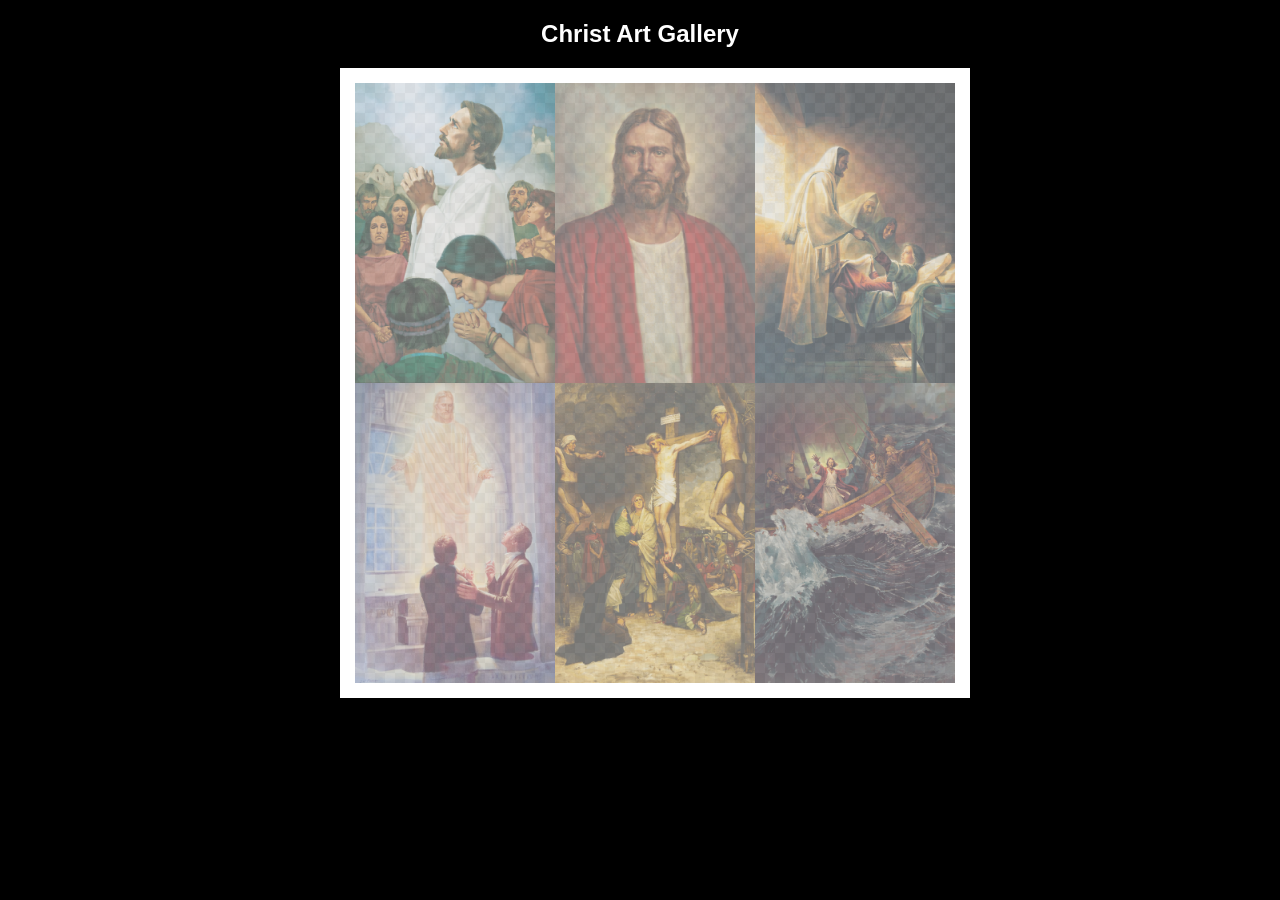
<file: docs/ice/gallery/gallery.html>
<!DOCTYPE html>
<html lang="en">
<head>
    <meta charset="UTF-8">
    <meta name="viewport" content="width=device-width, initial-scale=1.0">
    <title>Images of Christ</title>
    <style>
        body {
            background: black;
        }
        #wrapper{
            width: 600px;
            margin: 0 auto;
        }
        nav {
            color: white;
            text-align: center;
            font-family: Haettenschweiler, 'Arial Narrow Bold', sans-serif;
        }
        #gallery{
            display: grid;
            grid-template-columns: 200px 200px 200px;
            border: 15px solid rgb(255, 255, 255);
            width: 100%;
            background-color: #ddd;
            background-image:
                linear-gradient(45deg, #ccc 26%, transparent 26%), 
                linear-gradient(135deg, #ccc 26%, transparent 26%),
                linear-gradient(45deg, transparent 75%, #ccc 75%),
                linear-gradient(135deg, transparent 75%, #ccc 75%);
            background-size: 20px 20px; /* Must be a square */
            background-position: 0 0, 10px 0, 10px -10px, 0px 10px; 
            
        }
        #gallery a {
            cursor: url('images/christus.png'), pointer;
        }
        #gallery img {
            /* make a thumbnail of the image that is 200x300 
               instead of using width and height here to help the page load faster */
            width: 200px; 
            height: 300px;

            opacity:50%;
            display:block;
        }
        #gallery img:hover{
            opacity: 100%;
        }
    </style>
</head>
<body>
    <div id="wrapper">
        <nav>
            <h1>Christ Art Gallery</h1>
        </nav>
        <main>
            <div id="gallery">
                <a href="images/big/img1.png"><img src="images/small/img1.webp" alt="smaller file size" ></a>
                <a href="images/big/img2.png"><img src="images/small/img2.webp" alt="smaller file size" ></a>
                <a href="images/big/img3.png"><img src="images/small/img3.webp" alt="smaller file size" ></a>
                <a href="images/big/img4.png"><img src="images/small/img4.webp" alt="smaller file size" ></a>
                <a href="images/big/img5.png"><img src="images/small/img5.webp" alt="smaller file size" ></a>
                <a href="images/big/img6.png"><img src="images/small/img6.webp" alt="smaller file size" ></a>
            </div>
        </main>
    </div>
</body>
</html>
</file>
<file: docs/styles/style.css>
:root {
    --primary-color: #4b2142;
    --secondary-color: #74226c;
    --accent1-color: #99edcc;
    --accent2-color: #eddfef;
    --heading-font: Georgia;
    --paragraph-font: Arial;
}

body {
    font-size: 18px;
    text-align: center;
    background-color: var(--primary-color);
    color: var(--accent2-color);
    margin: 0;
}

img {
    display: block;
    margin: 0 auto;
}

h1, h2, h4 {
    font-family: var(--heading-font);
    color: var(--accent2-color);
}

h2 {
    text-align: center;
}

header {
    display: flex;
    align-items: center;
    justify-content: space-between;
    background-color: var(--secondary-color);
    padding: 0;
    margin: 0;
    height: 80px;
}

p {
    font-family: var(--paragraph-font);
    color: var(--accent2-color);
    margin-top: -10px;
    padding: 0.5em 0;
}

nav {
    line-height: 3em;
    text-align: center;
    font-size: 1.2em;
    display: flex;
}

nav a {
    padding:1em;
    min-width: 120px;
    text-decoration: none;
    padding: 10px;
    color: var(--accent2-color);
}

nav a:hover {
    color: var(--accent1-color);
    background-color: var(--primary-color);
}

.reports a {
    color: var(--accent1-color);
}

main {
    margin: 10px;
}

.logo {
    width: auto;
    height: 60px;
    margin-left: 20px;
}

#unrelated_pic {
    max-width: 400px;
}

.row {
    display: flex;
    align-items: center;
    gap: 20px;
}

.text {
    text-align: left;
}

.text h1 {
    margin-bottom: 0.2em;
    text-align: center;
}

ul {
    list-style-type: square;
    padding-left: 20px;
    text-align: left;
    max-width: 300px;
    margin: 20px auto;
}

ul li::marker {
    color: var(--secondary-color)
}

table {
    border-collapse: collapse;
    margin: 20px auto;
    width: 60%;
    background-color: var(--accent1-color);
}

th, td {
    border: 2px solid black;
    padding: 10px;
}

th {
    color: var(--primary-color)
}

td {
    color: var(--secondary-color);
}

#about_me {
    display: flex;
    flex-direction: column;
    align-items: center;
    text-align: center;
}

h4 {
    padding: 10px;
    margin-bottom: 0px;
}

footer {
    background-color: var(--secondary-color);
    text-align: center;
    padding: 0;
    margin: 0;
}

.content {
    display: grid;
    grid-template-columns: repeat(3, 1fr);
    grid-template-rows: repeat(3, 1fr);    
    gap: 20px;                             
    justify-items: center;                 
    align-items: center;                   
}

.content p {
    margin: 10px;
}

.ice1 { grid-area: 1 / 1; } 
.ice2 { grid-area: 1 / 2; } 
.ice3 { grid-area: 1 / 3; } 

.ice4 { grid-area: 2 / 1; } 
.ice5 { 
    grid-area: 2 / 2 / 4 / 3; 
} 
.ice6 { grid-area: 2 / 3; } 

.ice7 { grid-area: 3 / 1; } 
.ice8 { grid-area: 3 / 3; }
</file>
<file: docs/wwr/styles/style.css>
#content {
    max-width: 1600px;
    margin: 0 auto;
}
nav a {
    text-align: center;
    background-color: #2600ff;
    color: white;
    text-decoration: none;
    padding: 35px;
    display: flex;
    justify-content: space-around;
}
#hero-msg h1 {
    text-align: center;
}
#hero-msg h4 {
    text-align: center;
    color: white;
}
.button-box {
    text-align: center;
}
main section {
    text-align: center;
}
#background {
    height: 725px;
    background-color: #2596be;
    grid-column: 1/11;
    grid-row: 4/9;
}
body {
    background-color: #2600ff;
    color: white;
    font-family: Caveat, Helvetica, sans-serif;
    font-size: 22px;
    margin: 0;
    padding: 0;
}
h2 {
    margin: 0;
}
header {
    background-color: #2600ff;
    color: white;
    display: grid;
    grid-template-columns: 150px auto;
}
nav a:hover {
    background-color: #2600ff;
    color: white;
}
.book, .join {
    background-color: #2600ff;
    color: white;
    text-decoration: none;
    font-size: 18px;
    padding: 15px 30px;
    margin-top: 50px;
    border-radius: 5px;
}
.book:hover, .join:hover {
    background-color: #2600ff;
    color: white;
}
.msg {
    background-color: #2600ff;
    color: white;
    line-height: 1.5em;
    padding: 35px;
    grid-column: 6/10;
    grid-row: 6/7;
    box-shadow: 5px 5px 10px black;
}
footer{
    background-color: #2600ff;
    color: white;
    padding: 25px 50px;
    margin-top: 200px;
    display: flex;
    justify-content: space-around;
    align-items: center;
}
.home-title {
    color: white;
    font-family: Montserrat, Georgia;
    font-size: 2em;
    margin-top: 10px;
}
h4 {
    color: white;
}
.msg h2 {
    color: white;
    font-family: Montserrat, Georgia;
}
.msg p {
    color: white;
    font-size: .8em;
    padding-bottom: 15px;
}
footer a {
    color: white;
    text-decoration: none;
}
footer a:hover {
    color: white;
}
.icon {
    width: 80px;
    padding-top: 10px;
}
.logo {
    width: 80px;
}
#hero-img {
    width: 100%;
}
footer p {
    font-size: 1.2em;
}
footer p a:hover {
    text-decoration: underline;
}
#logo_link {
    padding-top: 5px;
    justify-self: center;
    align-self: center;
}
footer .social img {
    padding-top: 15px;
}
.rivers-card {
    margin: 200px 0;
    grid-column: 2/4;
    grid-row: 2/3;
}
.camping-card {
    margin: 200px 0;
    grid-column: 5/7;
    grid-row: 2/3;
}
.rapids-card {
    margin: 200px 0;
    grid-column: 8/10;
    grid-row: 2/3;
}
.card-img {
    border: 10px  solid black;
    width: 100%;
    box-shadow: 5px 5px 10px black;
}
.card-img:hover {
    opacity: .6;
    transform: scale(1.1);
}
.mountains {
    width: 100%;
    grid-column: 2/7;
    grid-row: 5/8;
    box-shadow: 5px 5px 10px black;
}
main section img {
    box-sizing: border-box;
}
#hero {
    display: grid;
    grid-template-columns: 1fr 3fr 1fr;
    margin-top: -100px;
}
#hero-box {
    grid-column: 1/4;
    grid-row: 1/3;
    z-index: -1;
}
#hero-msg {
    grid-column: 2/3;
    grid-row: 1/2;
    margin-top: 100px;
}
.home-grid {
    display: grid;
    grid-template-columns: repeat(10, 1fr);
}

@media screen and (max-width: 900px) {
    #hero, .home-grid {
        display: block;
        height: auto;
    }
    nav, footer {
        flex-direction: column;
    }
    nav a {
        display: block;
        padding: 15px;
    }
    #hero {
        margin-top: 0;
    }
    #hero-msg {
        margin-top: 0;
    }
    #hero-msg h4 {
        display: none;
    }
    #hero-msg h1 {
        color: #6f7364;
    }
    .home-title {
        font-size: 25px;
    }
    .rivers-card, .camping-card, .rapids-card { 
        margin: 50px auto;
        width: 60%;
    }
    #background {
        display: none;
    }
    .mountains, .msg {
        width: 80%;
        display: block;
        margin: 0 auto;
    }
    footer {
        margin-top: 25px;
    }
}
</file>
<file: docs/ice/valentines/styles/styles.css>
/*
Author: Rawlings
Class: WDD 130
Date: 11 Feb 2026

Citations: 
https://alveyworld.github.io/wdd130/activities/week06/ice-holiday_page.html
*/

/* Add CSS here to style */
body {
    background-color: rgb(246, 4, 64);
    color: #ececec;
    font-family: Arial, sans-serif;

}

#wrapper {
    color: #549aee;
}

header {
    color: rgb(255, 0, 0);
    background-color: pink;
}

ul {
    columns: 4;
    column-gap: 40px;
}

li {
    list-style: none;
    margin: 0 10px;
}

main {
    background-color: rgb(145, 49, 44);
    display: grid;
    grid-template-columns: 1fr 1fr 1fr;
    text-align: center;
}

h1 {
    color: pink;
    grid-column: 1/4;
}

img {
    width: 60%;
    grid-column: 1/4;
    margin: 0 auto;
    display: block;
}

section {
    background-color: white;
    color: maroon;
    margin-left: 3%;
    padding: 5%;
    text-align: left;
}

footer {
    background-color: pink;
}
</file>
<file: wdd130/styles/style.css>
:root {
    --primary-color: #4b2142;
    --secondary-color: #74226c;
    --accent1-color: #99edcc;
    --accent2-color: #eddfef;
    --heading-font: Georgia;
    --paragraph-font: Arial;
}

body {
    font-size: 18px;
    text-align: center;
    background-color: var(--primary-color);
    color: var(--accent2-color);
    margin: 0;
}

img {
    display: block;
    margin: 0 auto;
}

h1, h2, h4 {
    font-family: var(--heading-font);
    color: var(--accent2-color);
}

h2 {
    text-align: center;
}

header {
    display: flex;
    align-items: center;
    justify-content: space-between;
    background-color: var(--secondary-color);
    padding: 0;
    margin: 0;
    height: 80px;
}

p {
    font-family: var(--paragraph-font);
    color: var(--accent2-color);
    margin-top: -10px;
    padding: 0.5em 0;
}

nav {
    line-height: 3em;
    text-align: center;
    font-size: 1.2em;
    display: flex;
}

nav a {
    padding:1em;
    min-width: 120px;
    text-decoration: none;
    padding: 10px;
    color: var(--accent2-color);
}

nav a:hover {
    color: var(--accent1-color);
    background-color: var(--primary-color);
}

.reports a {
    color: var(--accent1-color);
}

main {
    margin: 10px;
}

.logo {
    width: auto;
    height: 60px;
    margin-left: 20px;
}

#unrelated_pic {
    max-width: 400px;
}

.row {
    display: flex;
    align-items: center;
    gap: 20px;
}

.text {
    text-align: left;
}

.text h1 {
    margin-bottom: 0.2em;
    text-align: center;
}

ul {
    list-style-type: square;
    padding-left: 20px;
    text-align: left;
    max-width: 300px;
    margin: 20px auto;
}

ul li::marker {
    color: var(--secondary-color)
}

table {
    border-collapse: collapse;
    margin: 20px auto;
    width: 60%;
    background-color: var(--accent1-color);
}

th, td {
    border: 2px solid black;
    padding: 10px;
}

th {
    color: var(--primary-color)
}

td {
    color: var(--secondary-color);
}

#about_me {
    display: flex;
    flex-direction: column;
    align-items: center;
    text-align: center;
}

h4 {
    padding: 10px;
    margin-bottom: 0px;
}

footer {
    background-color: var(--secondary-color);
    text-align: center;
    padding: 0;
    margin: 0;
}

.content {
    display: grid;
    grid-template-columns: repeat(3, 1fr);
    grid-template-rows: repeat(3, 1fr);    
    gap: 20px;                             
    justify-items: center;                 
    align-items: center;                   
}

.content p {
    margin: 10px;
}

.ice1 { grid-area: 1 / 1; } 
.ice2 { grid-area: 1 / 2; } 
.ice3 { grid-area: 1 / 3; } 

.ice4 { grid-area: 2 / 1; } 
.ice5 { 
    grid-area: 2 / 2 / 4 / 3; 
} 
.ice6 { grid-area: 2 / 3; } 

.ice7 { grid-area: 3 / 1; } 
.ice8 { grid-area: 3 / 3; }
</file>
<file: docs/ice/apostle_spotlight/style.css>
body {
    background-color: #e8eced;
    font-family: Arial;
    color: white;
    text-align: center;
}
.card {
    height: 1000px;
    background-image: url("images/christus.webp");
}
#first_pres_grid {
    display: grid;
    grid-template: 1fr/ 1fr 1fr 1fr;
}
#apostles_grid {
    display: grid;
    grid-template: repeat(3, 1fr) / repeat(4, 1fr);

}
img {
    border-radius: 50%;
    border: 5px solid white;
    width: 40%;
    margin-bottom: 10px;
    margin-left: 100px;
}
.pres{

}
</file>
